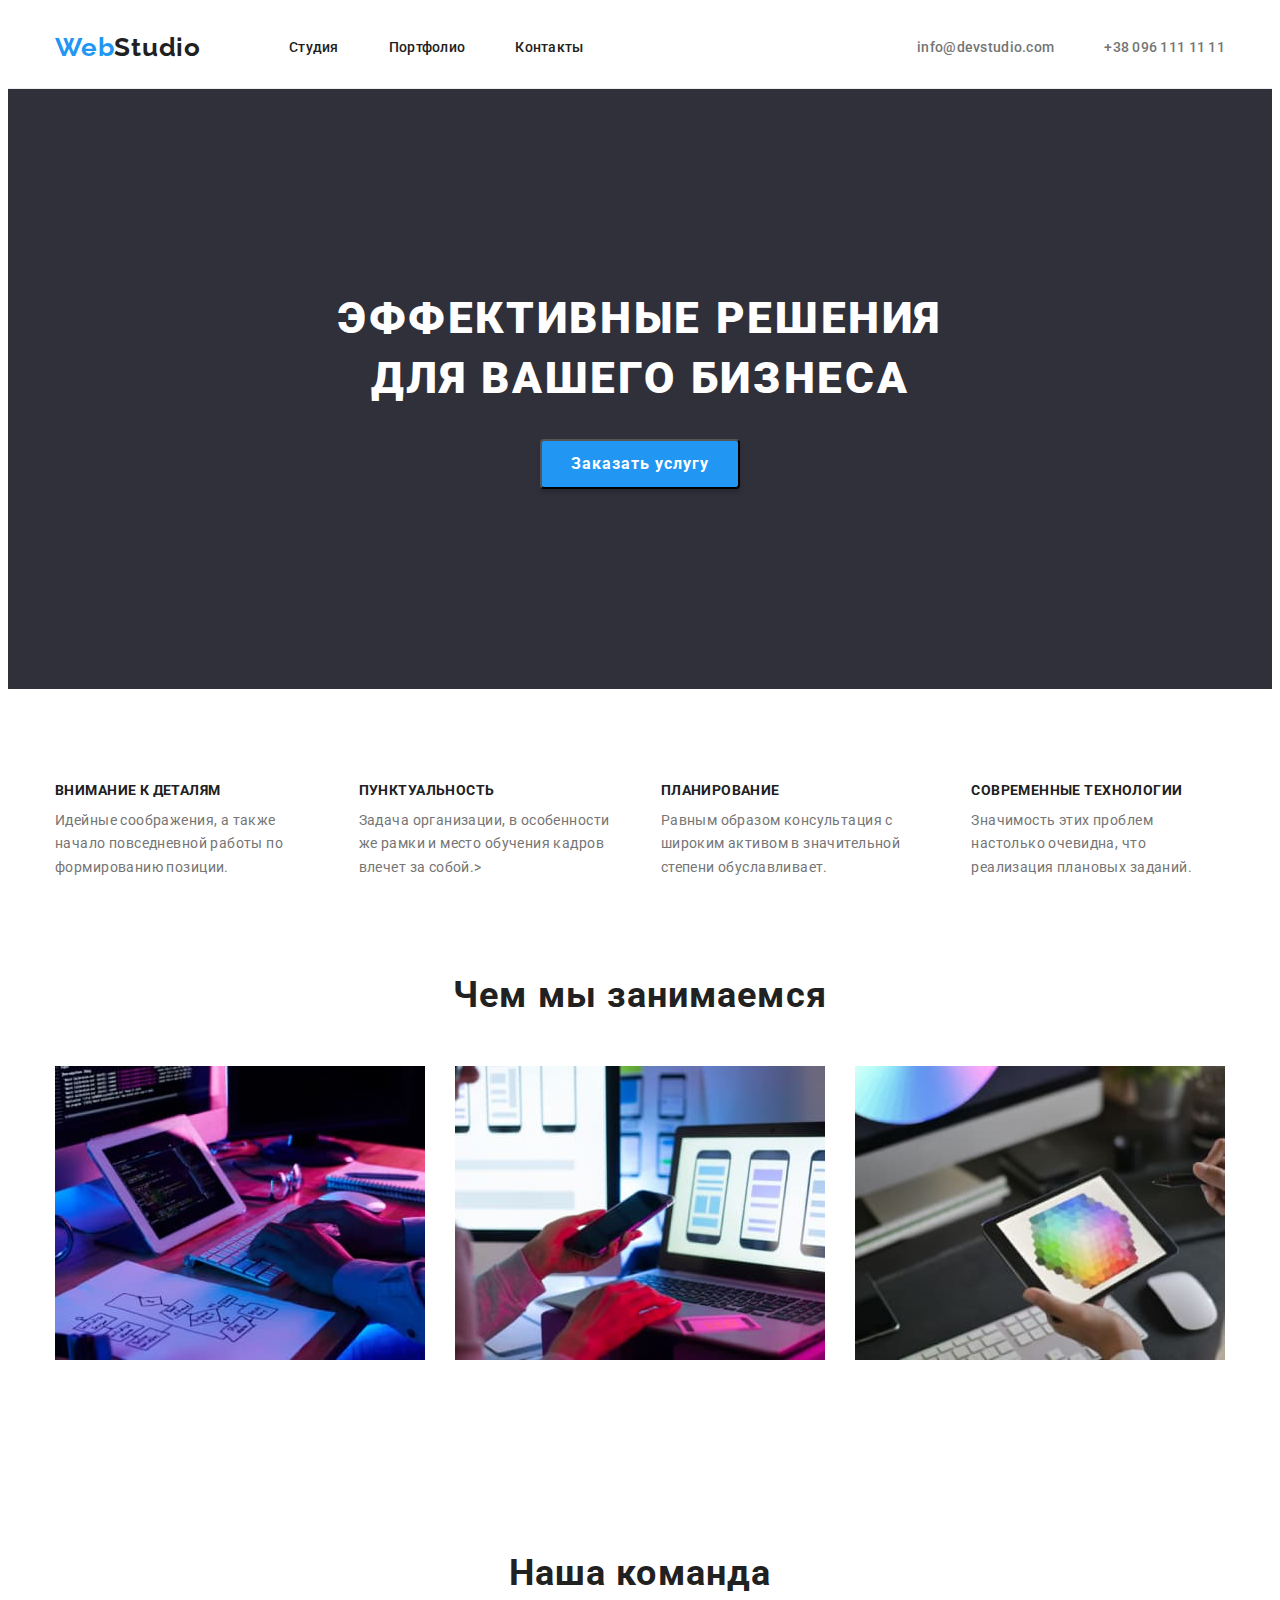
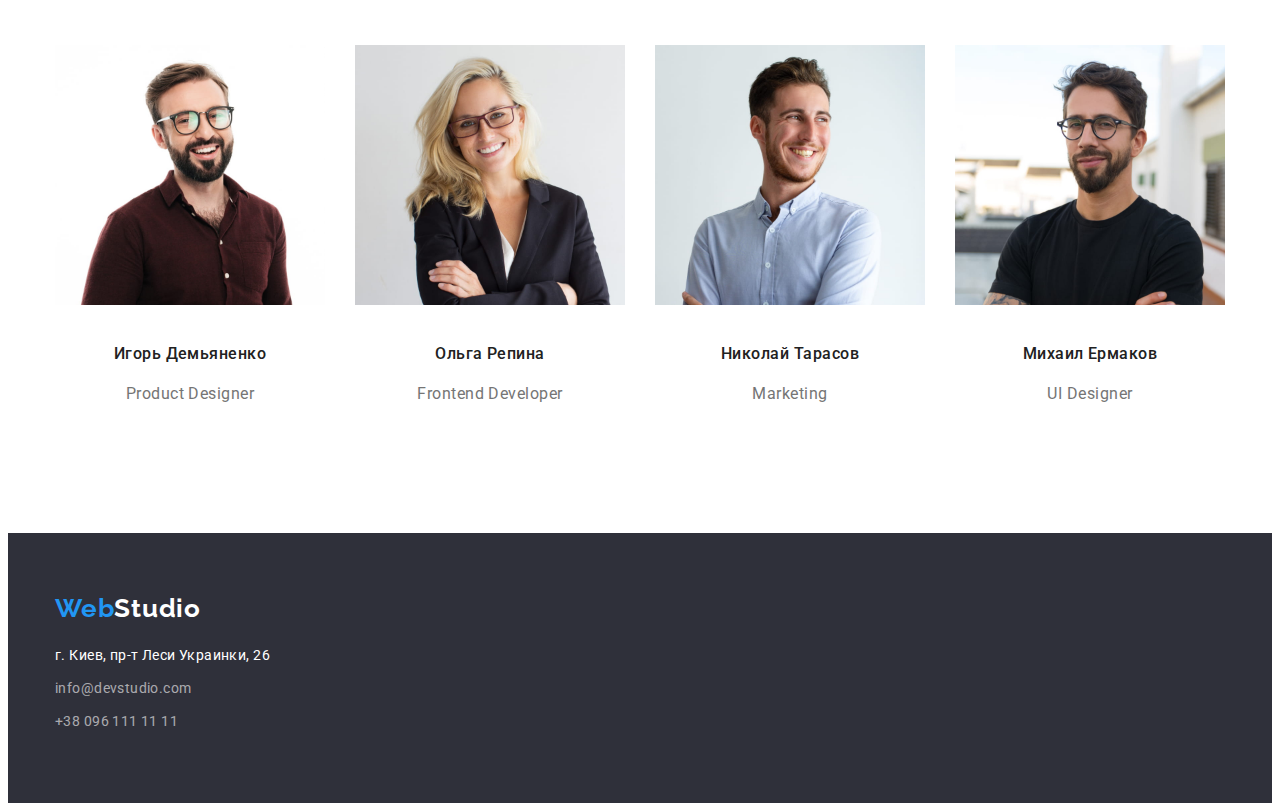
<file: index.html>
<!DOCTYPE html>
            <html lang="ru">
            
            <head>
                <meta charset="UTF-8">
                <meta http-equiv="X-UA-Compatible" content="IE=edge">
                <meta name="viewport" content="width=device-width, initial-scale=1.0">
                <title>Document</title>
            
                <link rel="preconnect" href="https://fonts.googleapis.com">
                <link rel="preconnect" href="https://fonts.gstatic.com" crossorigin>
                <link
                    href="https://fonts.googleapis.com/css2?family=Raleway:wght@700&family=Roboto:wght@400;500;700;900&display=swap"
                    rel="stylesheet">

                <link rel="stylesheet" href="https://cdnjs.cloudflare.com/ajax/libs/modern-normalize/1.1.0/modern-normalize.min.css"
                    integrity="sha512-wpPYUAdjBVSE4KJnH1VR1HeZfpl1ub8YT/NKx4PuQ5NmX2tKuGu6U/JRp5y+Y8XG2tV+wKQpNHVUX03MfMFn9Q=="
                    crossorigin="anonymous" referrerpolicy="no-referrer" />

                <link rel="stylesheet" href="./css/styles.css">
            </head>
            
            <body>
            
                <!-- PAGE 1 Студия -->

            <header class="page-header">

                <div class="container header-box">

                    <nav class="nav">

                        <div class="logo-line">

                        <a href="/" class="logo">
                            <p>
                                <span class="logo-begin">Web</span>Studio
                            </p>
                        </a>

                        <ul class="text-in-header">
                            <li class="text-item"><a class="text-header" href="#">Студия</a></li>
                            <li class="text-item"><a class="text-header" href="./portfolio.html">Портфолио</a></li>
                            <li class="text-item"><a class="text-header" href="#">Контакты</a></li>
                        </ul>

                        </div>

                    </nav>

                    <ul class="header-box-right">
                        
                        <li class="text-item"><a class=text-header-gray href="mailto:info@devstudio.com">info@devstudio.com</a></li>
                        <li class="text-item"><a class=text-header-gray href="tel:+380961111111">+38 096 111 11 11</a></li>

                    </ul>

                </div>

            </header>

            
                <main>
            
                    <section class="hero">

                            <div class="container hero-accommodation">
            
                                <h1 class="title-h1">Эффективные решения<br /> для вашего бизнеса</h1>
                                <button class="title-h1-button cursor" type="button">Заказать услугу</button>
            
                            </div>
                    </section>
            
                    <section class="dignity">

                        <div class="container">
            
                            <h2 class="title-h2-hidden">Наши достоинства</h2>
                
                            <ul class="dignity-ul">
                
                                <li>
                                    <h3 class="title-dignity">Внимание к деталям</h3>
                                    <p class="title-dignity-text">Идейные соображения, а также начало повседневной работы по
                                        формированию позиции.</p>
                                </li>
                                <li>
                                    <h3 class="title-dignity">Пунктуальность</h3>
                                    <p class="title-dignity-text">Задача организации, в особенности же рамки и место обучения кадров
                                        влечет за собой.></p>
                                </li>
                                <li>
                                    <h3 class="title-dignity">Планирование</h3>
                                    <p class="title-dignity-text">Равным образом консультация с широким активом в значительной степени
                                        обуславливает.</p>
                                </li>
                                <li>
                                    <h3 class="title-dignity">Современные технологии</h3>
                                    <p class="title-dignity-text">Значимость этих проблем настолько очевидна, что реализация плановых
                                        заданий.</p>
                                </li>
                
                            </ul>

                        </div>
            
                    </section>
            
                    <section class="illustration">

                        <div class="container">
            
                            <h2 class="title-h2">Чем мы занимаемся</h2>
                
                            <ul class="illustration-list">
                                <li>
                                    <a href="#">
                                        <img src="./images/page1studio/box1-1.jpg" alt="Верстка" width="370" height=294>
                                    </a>
                                </li>
                                <li>
                                    <a href="#">
                                        <img src="./images/page1studio/box2-1.jpg" alt="Продвижение" width="370" height=294>
                                    </a>
                                </li>
                                <li>
                                    <a href="#">
                                        <img src="./images/page1studio/box3-1.jpg" alt="Дизайн" width="370" height=294>
                                    </a>
                                </li>
                            </ul>

                        </div>
            
                    </section>
            
                    <section class="dignity">

                        <div class="container">
            
                            <h2 class="title-h2-team">Наша команда</h2>
                
                            <ul class="dignity-ul">

                                <li>
                                    <img src="./images/page1studio/team-card1-1.jpg" alt="Игорь Демьяненко" width="270" height=260>
                                    
                                    <div class="person-block">
                                        <h3 class="title-person">Игорь Демьяненко</h3>
                                        <p class="title-person-text">Product Designer</p>
                                    </div>
                                </li>

                                <li>
                                    <img src="./images/page1studio/team-card2-1.jpg" alt="Ольга Репина" width="270" height=260>
                                    
                                    <div class="person-block">
                                        <h3 class="title-person">Ольга Репина</h3>
                                        <p class="title-person-text">Frontend Developer</p>
                                    </div>
                                </li>

                                <li>
                                    <img src="./images/page1studio/team-card3-1.jpg" alt="Николай Тарасов" width="270" height=260>
                                    
                                    <div class="person-block">
                                        <h3 class="title-person">Николай Тарасов</h3>
                                        <p class="title-person-text">Marketing</p>
                                    </div>
                                </li>

                                <li>
                                    <img src="./images/page1studio/team-card4-1.jpg" alt="Михаил Ермаков" width="270" height=260>
                                    
                                    <div class="person-block">
                                        <h3 class="title-person">Михаил Ермаков</h3>
                                        <p class="title-person-text">UI Designer</p>
                                    </div>
                                </li>
                                
                            </ul>

                        </div>

                    </section>
            
                </main>
            
            
            <footer class="footer">
            
                <div class="container">
            
                    <a href="/" class="logo-footer">
                        <p>
                            <span class="logo-f">Web</span>Studio
                        </p>
                    </a>
            
                    <address class="adress">
            
                        <p class="adress-margin">г. Киев, пр-т Леси Украинки, 26<br /></p>
            
                        <a class="adress-link" href="mailto:info@devstudio.com">info@devstudio.com</a><br />
            
                        <a class="adress-link" href="tel:+380961111111">+38 096 111 11 11</a>
            
                    </address>
            
                </div>
            
            </footer>
            
            </body>
            
            </html>
</file>
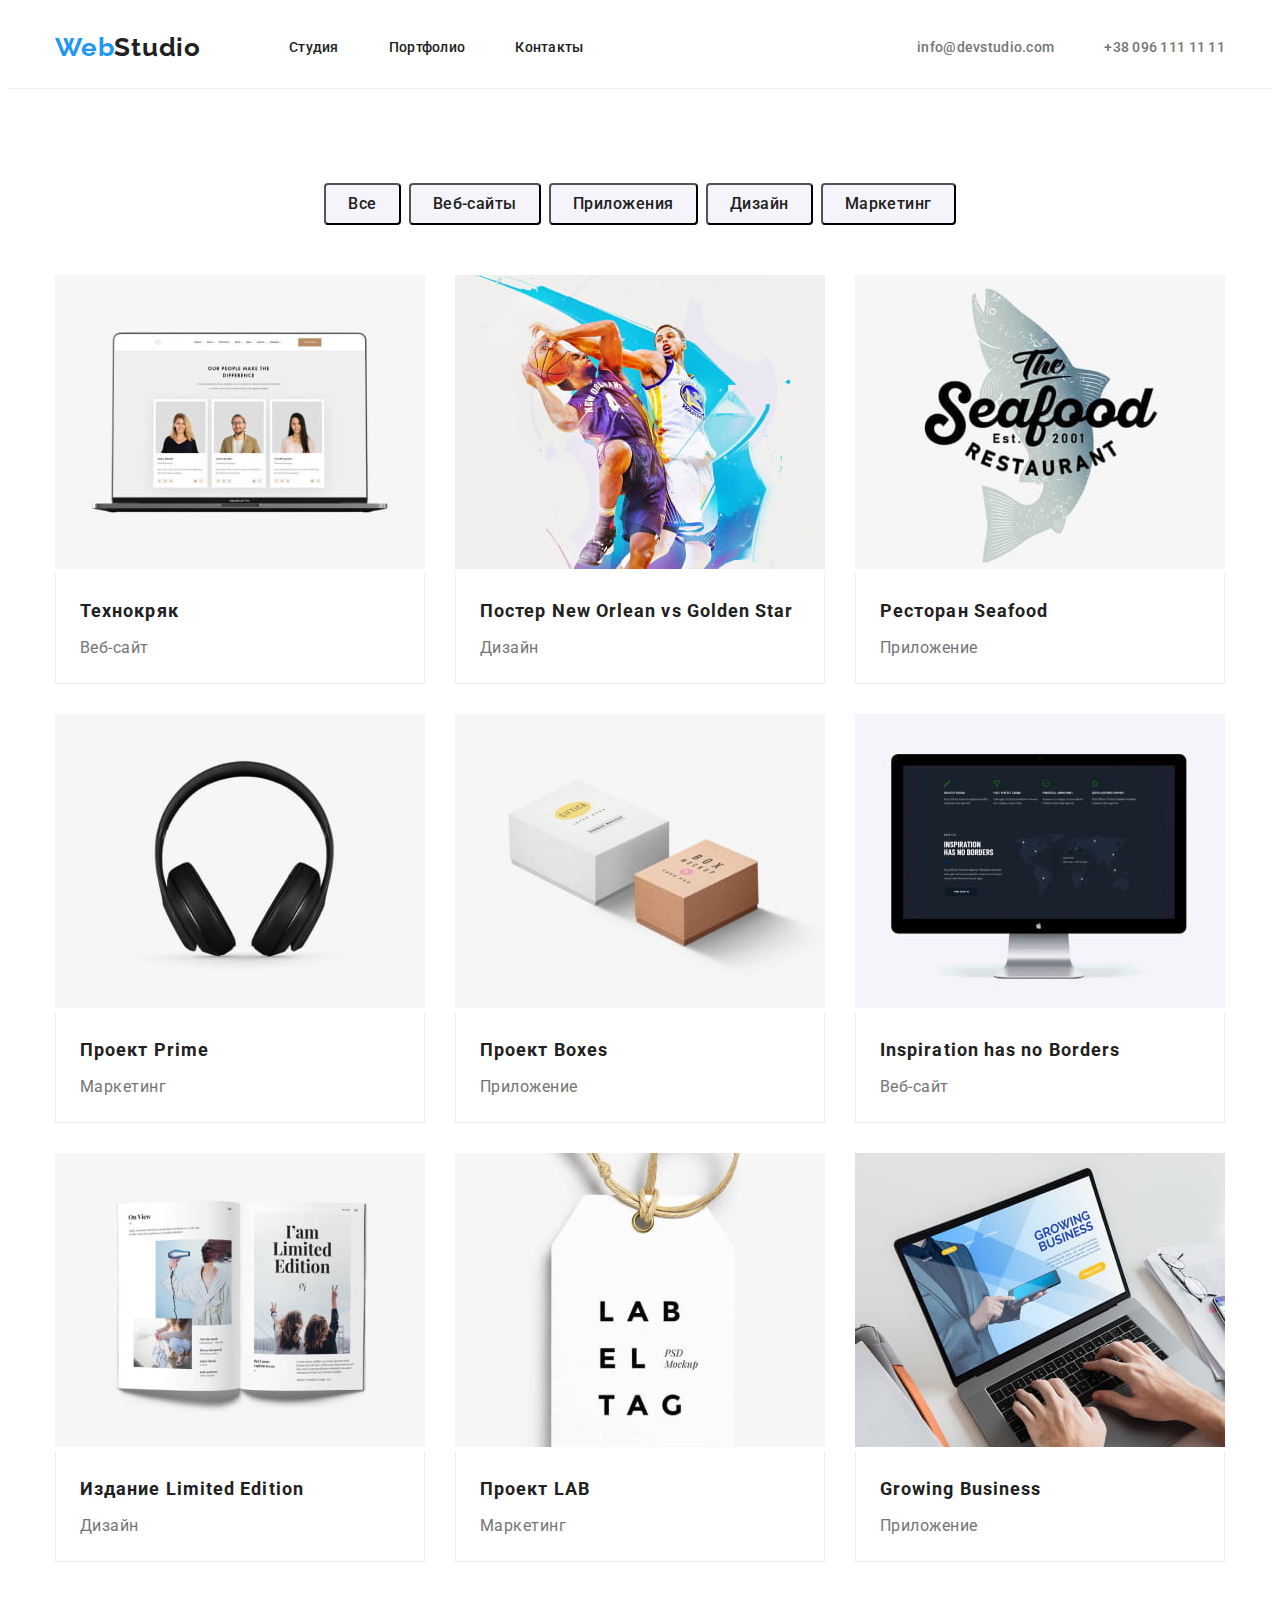
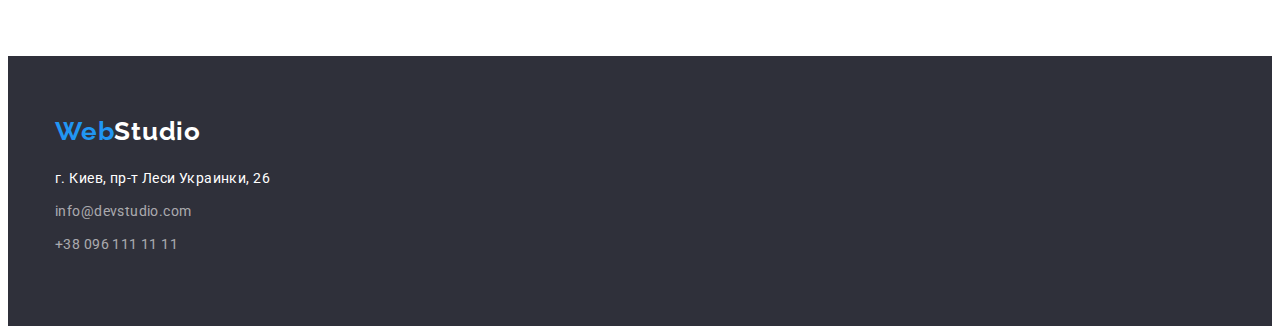
<file: portfolio.html>
<!DOCTYPE html>
<html lang="ru">

    <head>
        <meta charset="UTF-8">
        <meta http-equiv="X-UA-Compatible" content="IE=edge">
        <meta name="viewport" content="width=device-width, initial-scale=1.0">
        <title>Document</title>

        <link rel="preconnect" href="https://fonts.googleapis.com">
        <link rel="preconnect" href="https://fonts.gstatic.com" crossorigin>
        <link href="https://fonts.googleapis.com/css2?family=Raleway:wght@700&family=Roboto:wght@400;500;700;900&display=swap"
            rel="stylesheet">

        <link rel="stylesheet" href="https://cdnjs.cloudflare.com/ajax/libs/modern-normalize/1.1.0/modern-normalize.min.css"
            integrity="sha512-wpPYUAdjBVSE4KJnH1VR1HeZfpl1ub8YT/NKx4PuQ5NmX2tKuGu6U/JRp5y+Y8XG2tV+wKQpNHVUX03MfMFn9Q=="
            crossorigin="anonymous" referrerpolicy="no-referrer" />

        <link rel="stylesheet" href="./css/styles.css">
    </head>

    <body>

        <header class="page-header">
        
            <div class="container header-box">
        
                <nav class="nav">
        
                    <div class="logo-line">
        
                        <a href="/" class="logo">
                            <p>
                                <span class="logo-begin">Web</span>Studio
                            </p>
                        </a>
        
                        <ul class="text-in-header">
                            <li class="text-item"><a class="text-header" href="./index.html">Студия</a></li>
                            <li class="text-item"><a class="text-header" href="#">Портфолио</a></li>
                            <li class="text-item"><a class="text-header" href="#">Контакты</a></li>
                        </ul>
        
                    </div>
        
                </nav>
        
                <ul class="header-box-right">
        
                    <li class="text-item"><a class=text-header-gray href="mailto:info@devstudio.com">info@devstudio.com</a></li>
                    <li class="text-item"><a class=text-header-gray href="tel:+380961111111">+38 096 111 11 11</a></li>
        
                </ul>
        
            </div>
        
        </header>

        <main>

            <section class="portfolio-s">

                <div class="container">

                <h2 class="title-h2-hidden">Образцы работ</h2>

                <ul class="all-portfolio">

                    <li class="all-portfolio-item">
                        <button class="portfolio-btn cursor" type="button">Все</button>
                    </li>

                    <li class="all-portfolio-item">
                        <button class="portfolio-btn cursor" type="button">Веб-сайты</button>
                    </li>

                    <li class="all-portfolio-item">
                        <button class="portfolio-btn cursor" type="button">Приложения</button>
                    </li>

                    <li class="all-portfolio-item">
                        <button class="portfolio-btn cursor" type="button">Дизайн</button>
                    </li>

                    <li class="all-portfolio-item">
                        <button class="portfolio-btn cursor" type="button">Маркетинг</button>
                    </li>

                </ul>

                <ul class="portfolio-table">
                    <li>
                        <a class="portfolio" href="./images/page2portfolio/tehnokryak1.jpg"> 
                        <img src="./images/page2portfolio/tehnokryak1.jpg" alt="Веб-сайт Технокряк" width="370" height=294>
                        
                        <div class="portfolio-block">
                            <h3 class="portfolio-works">Технокряк</h3>
                            <p class="portfolio-works-text">Веб-сайт</p>
                        </div>

                        </a>
                    </li>

                    <li>
                        <a class="portfolio" href="./images/page2portfolio/new-orlean1.jpg">
                        <img src="./images/page2portfolio/new-orlean1.jpg" alt="Дизайн Постера New Orlean vs Golden Star" width="370"
                            height=294>

                        <div class="portfolio-block">
                            <h3 class="portfolio-works">Постер New Orlean vs Golden Star</h3>
                            <p class="portfolio-works-text">Дизайн</p>
                        </div>

                        </a>
                    </li>

                    <li>
                        <a class="portfolio" href="./images/page2portfolio/seafood1.jpg">
                        <img src="./images/page2portfolio/seafood1.jpg" alt="Приложение Ресторан Seafood" width="370" height=294>
                        
                        <div class="portfolio-block">
                            <h3 class="portfolio-works">Ресторан Seafood</h3>
                            <p class="portfolio-works-text">Приложение</p>
                        </div>
                        
                        </a>
                    </li>

                    <li>
                        <a class="portfolio" href="./images/page2portfolio/prime1.jpg">
                        <img src="./images/page2portfolio/prime1.jpg" alt="Маркетинговый проект Prime" width="370" height=294>
                        
                        <div class="portfolio-block">
                            <h3 class="portfolio-works">Проект Prime</h3>
                            <p class="portfolio-works-text">Маркетинг</p>
                        </div>

                        </a>
                    </li>

                    <li>
                        <a class="portfolio" href="./images/page2portfolio/boxes1.jpg">
                        <img src="./images/page2portfolio/boxes1.jpg" alt="Приложение Проект Boxes" width="370" height=294>
                        
                        <div class="portfolio-block">
                            <h3 class="portfolio-works">Проект Boxes</h3>
                            <p class="portfolio-works-text">Приложение</p>
                        </div>

                        </a>
                    </li>

                    <li>
                        <a class="portfolio" href="./images/page2portfolio/inspiration1.jpg">
                        <img src="./images/page2portfolio/inspiration1.jpg" alt="Веб-сайт Inspiration has no Borders" width="370"
                            height=294>

                        <div class="portfolio-block">
                            <h3 class="portfolio-works">Inspiration has no Borders</h3>
                            <p class="portfolio-works-text">Веб-сайт</p>
                        </div>

                        </a>
                    </li>

                    <li>
                        <a class="portfolio" href="./images/page2portfolio/edition1.jpg">
                        <img src="./images/page2portfolio/edition1.jpg" alt="Дизайн Издания Limited Edition" width="370" height=294>
                       
                        <div class="portfolio-block">
                            <h3 class="portfolio-works">Издание Limited Edition</h3>
                            <p class="portfolio-works-text">Дизайн</p>
                        </div>

                        </a>
                    </li>

                    <li>
                        <a class="portfolio" href="./images/page2portfolio/lab1.jpg">
                        <img src="./images/page2portfolio/lab1.jpg" alt="Маркетинговый проект LAB" width="370" height=294>
                       
                        <div class="portfolio-block">
                            <h3 class="portfolio-works">Проект LAB</h3>
                            <p class="portfolio-works-text">Маркетинг</p>
                        </div>

                        </a>
                    </li>

                    <li>
                        <a class="portfolio" href="./images/page2portfolio/business1.jpg">
                        <img src="./images/page2portfolio/business1.jpg" alt="Приложение Growing Business" width="370" height=294>
                        
                        <div class="portfolio-block">
                            <h3 class="portfolio-works">Growing Business</h3>
                            <p class="portfolio-works-text">Приложение</p>
                        </div>

                        </a>
                    </li>

                </ul>

                </div>

            </section>

        </main>

    <footer class="footer">
    
        <div class="container">
    
            <a href="/" class="logo-footer">
                <p>
                    <span class="logo-f">Web</span>Studio
                </p>
            </a>
    
            <address class="adress">
    
                <p class="adress-margin">г. Киев, пр-т Леси Украинки, 26<br /></p>
    
                <a class="adress-link" href="mailto:info@devstudio.com">info@devstudio.com</a><br />
    
                <a class="adress-link" href="tel:+380961111111">+38 096 111 11 11</a>
    
            </address>
    
        </div>
    
    </footer>

    </body>

</html>
</file>
<file: css/styles.css>
html {
    box-sizing: border-box;
}

*, *::before, *::after {
    box-sizing: inherit;
}

h1, h2, h3, h4, h5, h6, ul, li, p {
    padding-top: 0px;
    padding-left: 0px;
    padding-bottom: 0px;
    padding-right: 0px;
    margin-top: 0px;
    margin-left: 0px;
    margin-bottom: 0px;
    margin-right: 0px;
}

.page-header {
    padding-top: 24px;
    padding-bottom: 25px;
    border-bottom: 1px solid var(--color-border);
    /* background-color: tomato; */
}


.hero {
    padding-bottom: 200px;
    padding-top: 200px;
    background: var(--footer-color);
}

.container {
    width: 1200px;
    padding-left: 15px;
    padding-right: 15px;
    margin-right: auto;
    margin-left: auto;

    /* outline: 4px solid red; */
}

.hero-accommodation {
    display: flex;
    flex-wrap: wrap;
    flex-direction: column;
    align-items: center;
}

.dignity {
    padding-bottom: 94px;
    padding-top: 94px;
}

.illustration {
    padding-bottom: 94px;
}

.header-box {
    display: flex;
    align-items: center;
    justify-content: space-between;
}

.nav {
    display: flex;
    justify-content: space-between;
    /* outline: 4px solid red; */
    }    

.logo-line {
    display: flex;
    justify-content: space-between;
}

.header-box-right {
    display: flex;
    justify-content: space-between;
    /* outline: 4px solid green; */
}

:root {
    --font-family-logo: 'Raleway', sans-serif;
    --color-h1: #ffffff;
    --color-title-main: #212121;
    --color-text-main: #757575;
    --color-hover-focus: #2196f3;
    --footer-color: #2F303A;
    --color-border: #eeeeee;
}

body {
    font-family: 'Roboto', 'Open Sans', sans-serif;
    color: var(--color-text-main);
    
}

ul {
    list-style: none;
}

.logo {
    margin-right: 88px;

    font-family: var(--font-family-logo);
    font-weight: 700;
    font-size: 26px;
    line-height: 1.19;
    letter-spacing: 0.03em;
    text-decoration: none;
    color: var(--color-title-main);
}

.logo-begin {
    display: inline-block;
    color: var(--color-hover-focus);
    text-decoration: none;

}

.logo-footer {
    font-family: var(--font-family-logo);
    font-weight: 700;
    font-size: 26px;
    line-height: 1.19;
    letter-spacing: 0.03em;
    color: var(--color-h1);
    text-decoration: none;
}


.text-in-header {
    display: flex;
    align-items: center;
    }

.text-header {
    display: block;
        
    font-weight: 500;
    font-size: 14px;
    line-height: 1.17;
    letter-spacing: 0.02em;
    text-decoration: none;
    color: var(--color-title-main);
}

.text-item:not(:last-child) > .text-header {
    margin-right: 50px;
}

.text-header:hover,
.text-header:focus {
    color: var(--color-hover-focus);
}

.text-item:not(:last-child) > .text-header-gray {
    margin-right: 50px;
}

.text-header-gray {
    display: block;
    
    font-weight: 500;
    font-size: 14px;
    line-height: 1.17;
    letter-spacing: 0.02em;
    text-decoration: none;
    color: var(--color-text-mainn);
}

.text-header-gray + .text-header-gray {
    margin-right: 50px;
}

.text-header-gray:hover,
.text-header-gray:focus {
    color: var(--color-hover-focus);
}
/* Page 1  */

.title-h1 {
    text-align: center;
    
    font-weight: 900;
    font-size: 44px;
    line-height: 1.36;
    letter-spacing: 0.06em;
    text-transform: uppercase;
    color: var(--color-h1);
}

.title-h1-button {
    display: flex;
    justify-content: center;
    align-items: center;
    margin-top: 30px;
    
    font-family: 'Roboto', 'Open Sans', sans-serif;
    font-weight: 700;
    font-size: 16px;
    line-height: 1.88;
    letter-spacing: 0.06em;
    color: var(--color-h1);

    width: 200px;
    height: 50px;
    background: var(--color-hover-focus);
    box-shadow: 0px 4px 4px rgba(0, 0, 0, 0.15);
    border-radius: 4px;
}

.cursor {
    cursor: pointer;
}

.title-h2-hidden {
    display: none;
}

.title-h2 {
    /* font-weight: 700; */
    text-align: center;
    font-size: 36px;
    line-height: 1.17;
    letter-spacing: 0.03em;
    color: var(--color-title-main);
}

.dignity-ul {
    display: flex;
    justify-content: space-between;
    gap: 30px;
    flex-basis: calc((100% - 3*30px) / 4);
    /* outline: 4px solid black; */
}

.title-dignity {
    margin-bottom: 10px;
    /* font-weight: 700; */
    font-size: 14px;
    line-height: 1.14;
    letter-spacing: 0.03em;
    text-transform: uppercase;
    color: var(--color-title-main);
}

.title-dignity-text {
    /* font-weight: 400; */
    font-size: 14px;
    line-height: 1.71;
    letter-spacing: 0.03em;
    /* color: var(--color-text-main); */
}

.illustration-list {
    display: flex;
    gap: 30px;
    margin-top: 50px;
}

.title-h2-team {
    margin-bottom: 50px;
    text-align: center;
    
    font-size: 36px;
    line-height: 1.17;
    letter-spacing: 0.03em;
    color: var(--color-title-main);
}

.person-block {
    padding-top: 30px;
    padding-bottom: 30px;
    text-align: center;
}

.title-person {
    margin-bottom: 10px;

    font-weight: 500;
    font-size: 16px;
    line-height: 1.9;
    letter-spacing: 0.03em;
    color: var(--color-title-main);
}

.title-person-text {
    /* font-weight: 400; */
    font-size: 16px;
    line-height: 1.9;
    letter-spacing: 0.03em;
    /* color: var(--color-text-main); */
}

.adress {
    font-style: normal;
    /* font-weight: 400; */
    font-size: 14px;
    line-height: 1.71;
    letter-spacing: 0.03em;
    color: var(--color-h1);
}

.adress-margin:hover,
.adress-margin:focus {
    color: var(--color-hover-focus);
}

.adress-link:hover,
.adress-link:focus {
    color: var(--color-hover-focus);
}

.adress-link {
    display: inline-block;
    
    color: rgba(255, 255, 255, 0.6);
    text-decoration: none;
}

.adress-margin {
    margin-bottom: 9px; 
}

.adress-link {
    margin-bottom: 9px;
}

/* .adress-link-last {
    margin-bottom: 60px; */
}

.adress-link:hover,
.adress-link:focus {
    color: var(--color-hover-focus);
}

/* Page 2 */

.portfolio-s {
    padding-bottom: 94px;
    padding-top: 94px;
}

.all-portfolio {
    display: flex;
    justify-content: center;
    margin-bottom: 50px;
}

.portfolio-btn {
    font-family: 'Roboto', 'Open Sans', sans-serif;
    font-weight: 500;
    font-size: 16px;
    line-height: 1.62;
    letter-spacing: 0.03em;
    color: var(--color-title-main);
    background-color: #f5f4fA;

    text-align: center;
    /* height: 38px; */
    border-radius: 4px;
    padding-left: 22px;
    padding-right: 22px;
    padding-top: 6px;
    padding-bottom: 6px;
}

.all-portfolio-item:not(:last-child) {
    margin-right: 8px;
}

.portfolio-btn:hover,
.portfolio-btn:focus {
    color: var(--color-h1);
    background-color: var(--color-hover-focus);
}

.portfolio {
    text-decoration: none;
}

.portfolio-table {
    display: flex;
    gap: 30px;
    flex-wrap: wrap;
    width: (calc(100% - 2*30px)/3);
}

.portfolio-block {
    padding-top: 20px;
    padding-left: 24px;
    padding-bottom: 20px;
    
    
    border-right: 1px solid var(--color-border);
    border-left: 1px solid var(--color-border);
    border-bottom: 1px solid var(--color-border);

    /* outline: 4px solid blueviolet; */
}

.portfolio-works {
    padding-bottom: 4px;
    /* font-weight: 700; */
    font-size: 18px;
    line-height: 2.0;
    letter-spacing: 0.06em;
    color: var(--color-title-main);
   
    /* outline: 4px solid white; */
}

.portfolio-works-text {
   
    /* font-weight: 400; */
    font-size: 16px;
    line-height: 1.88;
    letter-spacing: 0.03em;
    color: var(--color-text-main);

    /* outline: 4px solid red; */ */
}

.footer {
    background: var(--footer-color);
    padding-top: 60px;
    padding-bottom: 60px;
}

.logo-f {
    display: inline-block;
    margin-bottom: 20px;

    color: var(--color-hover-focus);
    text-decoration: none;
}
</file>
